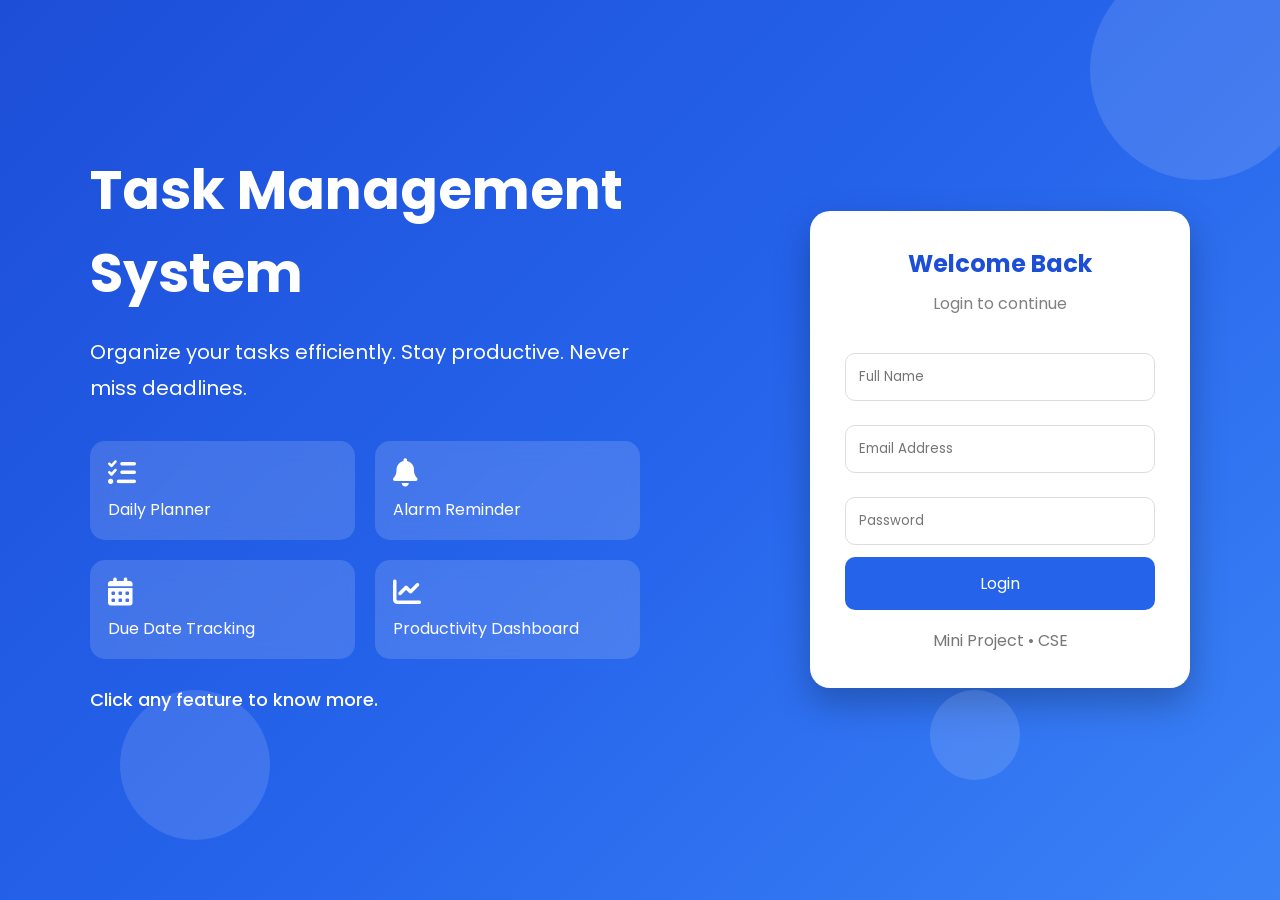
<file: index.html>
<!DOCTYPE html>
<html lang="en">

<head>

<meta charset="UTF-8">

<meta name="viewport"
content="width=device-width, initial-scale=1.0">

<title>Task Management System</title>

<link rel="stylesheet" href="style.css">

<link rel="stylesheet"
href="https://cdnjs.cloudflare.com/ajax/libs/font-awesome/6.5.2/css/all.min.css">

</head>

<body class="login-page">

<div class="circle circle1"></div>
<div class="circle circle2"></div>
<div class="circle circle3"></div>

<div class="container">

<!-- LEFT SIDE -->

<div class="left-section">

<h1>Task Management System</h1>

<p>

Organize your tasks efficiently.

Stay productive.

Never miss deadlines.

</p>

<div class="features">

<div class="feature"
onclick="dailyPlanner()">

<i class="fa-solid fa-list-check"></i>

Daily Planner

</div>

<div class="feature"
onclick="alarmReminder()">

<i class="fa-solid fa-bell"></i>

Alarm Reminder

</div>

<div class="feature"
onclick="dueDate()">

<i class="fa-solid fa-calendar-days"></i>

Due Date Tracking

</div>

<div class="feature"
onclick="dashboardInfo()">

<i class="fa-solid fa-chart-line"></i>

Productivity Dashboard

</div>

</div>

<p
id="featureInfo"
style="margin-top:25px;
font-size:18px;
font-weight:500;">

Click any feature to know more.

</p>

</div>

<!-- LOGIN CARD -->

<div class="login-card">

<h2>Welcome Back</h2>

<p>

Login to continue

</p>

<input
type="text"
placeholder="Full Name">

<input
type="email"
placeholder="Email Address">

<input
type="password"
placeholder="Password">

<button onclick="loginUser()">
    Login
</button>

<span class="footer-text">

Mini Project • CSE

</span>

</div>

</div>

<script>

function dailyPlanner(){

document.getElementById("featureInfo").innerHTML=
"📝 <b>Daily Planner</b><br>Create and organize your daily tasks to improve productivity.";

}

function alarmReminder(){

document.getElementById("featureInfo").innerHTML=
"🔔 <b>Alarm Reminder</b><br>Set an alarm while adding tasks to receive timely reminders.";

}

function dueDate(){

document.getElementById("featureInfo").innerHTML=
"📅 <b>Due Date Tracking</b><br>Monitor task deadlines and complete your work on time.";

}

function dashboardInfo(){

document.getElementById("featureInfo").innerHTML=
"📊 <b>Productivity Dashboard</b><br>View all your tasks, priorities and progress in one place.";

}

function loginUser(){

    // Clear previous user's tasks and data
    localStorage.clear();

    // Go to dashboard
    window.location = "dashboard.html";

}

</script>
</body>

</html>
</file>
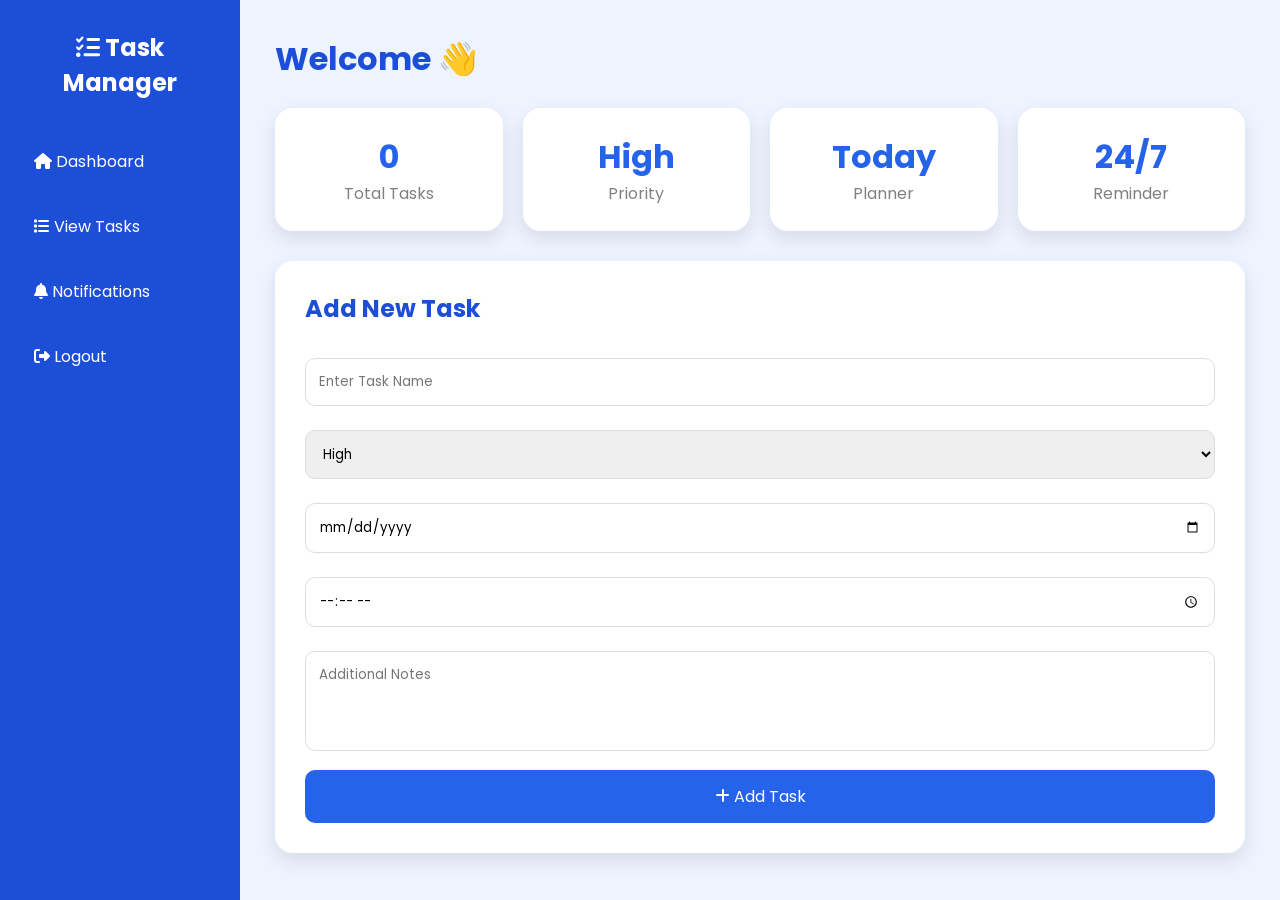
<file: dashboard.html>
<!DOCTYPE html>
<html lang="en">

<head>

<meta charset="UTF-8">

<meta name="viewport" content="width=device-width, initial-scale=1.0">

<title>Dashboard</title>

<link rel="stylesheet" href="style.css">

<link rel="stylesheet"
href="https://cdnjs.cloudflare.com/ajax/libs/font-awesome/6.5.2/css/all.min.css">

</head>

<body class="dashboard-page">

<div class="wrapper">

<!-- Sidebar -->

<div class="sidebar">

<h2><i class="fa-solid fa-list-check"></i> Task Manager</h2>

<a href="dashboard.html">
<i class="fa-solid fa-house"></i>
 Dashboard
</a>

<a href="tasks.html">
<i class="fa-solid fa-list"></i>
 View Tasks
</a>

<a href="#">
<i class="fa-solid fa-bell"></i>
 Notifications
</a>

<a href="index.html">
<i class="fa-solid fa-right-from-bracket"></i>
 Logout
</a>

</div>

<!-- Main -->

<div class="main">

<h1>Welcome 👋</h1>

<div class="cards">

<div class="card">
<h2 id="totalTasks">0</h2>
<p>Total Tasks</p>
</div>

<div class="card">
<h2>High</h2>
<p>Priority</p>
</div>

<div class="card">
<h2>Today</h2>
<p>Planner</p>
</div>

<div class="card">
<h2>24/7</h2>
<p>Reminder</p>
</div>

</div>

<div class="task-form">

<h2>Add New Task</h2>

<input
type="text"
id="task"
placeholder="Enter Task Name">

<select id="priority">

<option>High</option>

<option>Medium</option>

<option>Low</option>

</select>

<input
type="date"
id="date">

<input
type="time"
id="alarm">

<textarea
id="notes"
placeholder="Additional Notes"></textarea>

<button onclick="saveTask()">

<i class="fa-solid fa-plus"></i>

Add Task

</button>

</div>

</div>

</div>

<script src="script.js"></script>

</body>

</html>
</file>
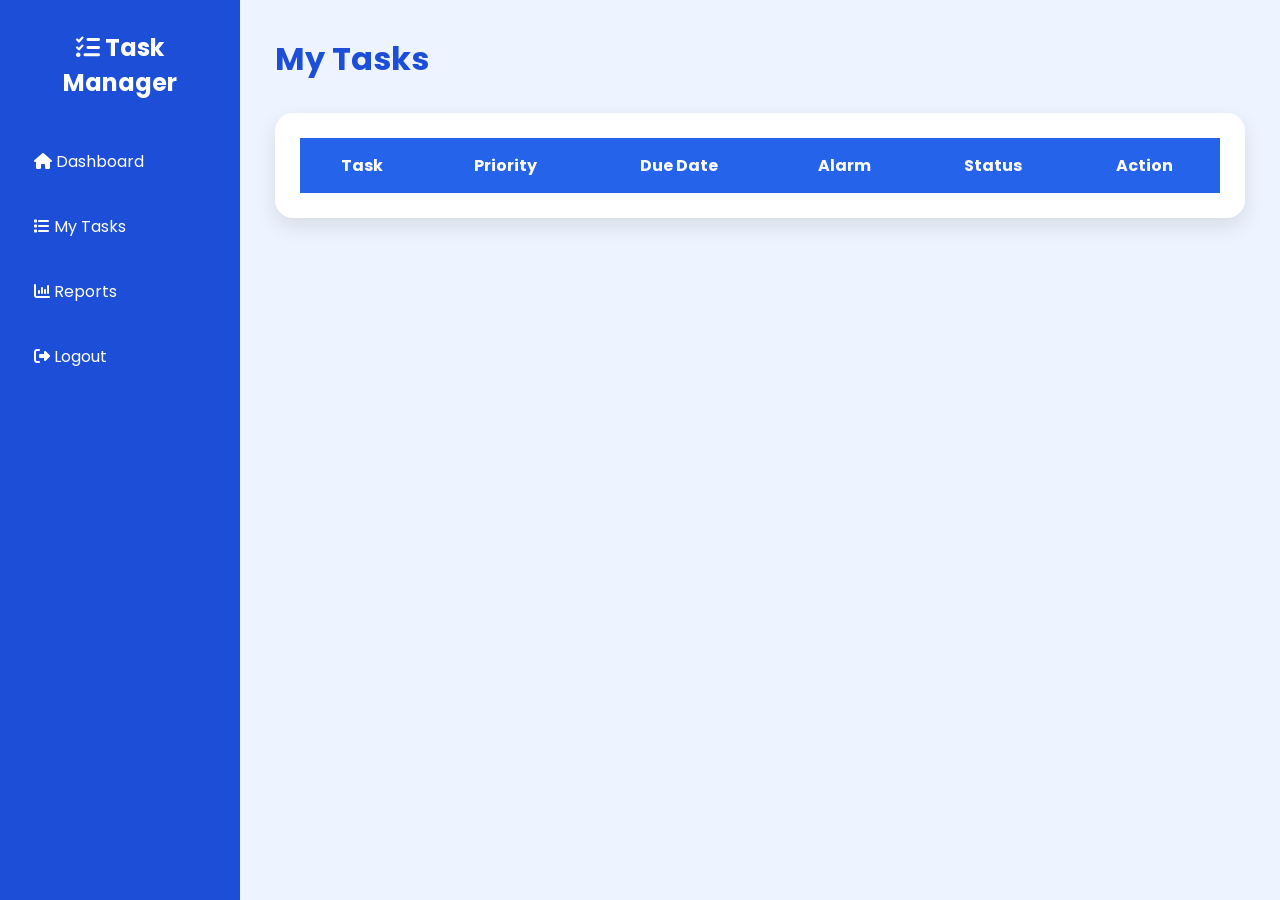
<file: tasks.html>
<!DOCTYPE html>
<html lang="en">

<head>

<meta charset="UTF-8">

<meta name="viewport"
content="width=device-width, initial-scale=1.0">

<title>My Tasks</title>

<link rel="stylesheet" href="style.css">

<link rel="stylesheet"
href="https://cdnjs.cloudflare.com/ajax/libs/font-awesome/6.5.2/css/all.min.css">

</head>

<body class="dashboard-page">

<div class="wrapper">

<!-- Sidebar -->

<div class="sidebar">

<h2><i class="fa-solid fa-list-check"></i> Task Manager</h2>

<a href="dashboard.html">
<i class="fa-solid fa-house"></i>
Dashboard
</a>

<a href="tasks.html">
<i class="fa-solid fa-list"></i>
My Tasks
</a>

<a href="#">
<i class="fa-solid fa-chart-column"></i>
Reports
</a>

<a href="index.html">
<i class="fa-solid fa-right-from-bracket"></i>
Logout
</a>

</div>

<!-- Main Content -->

<div class="main">

<h1>My Tasks</h1>

<div class="table-box">

<table>

<thead>

<tr>

<th>Task</th>

<th>Priority</th>

<th>Due Date</th>

<th>Alarm</th>

<th>Status</th>

<th>Action</th>

</tr>

</thead>

<tbody id="taskTable">

</tbody>

</table>

</div>

</div>

</div>

<script src="script.js"></script>

</body>

</html>
</file>
<file: style.css>
/* Google Font */
@import url('https://fonts.googleapis.com/css2?family=Poppins:wght@300;400;500;600;700&display=swap');

*{
    margin:0;
    padding:0;
    box-sizing:border-box;
    font-family:'Poppins',sans-serif;
}

body{
    background:#eef3ff;
}

/* =======================
   LOGIN PAGE
======================= */

.login-page{

    min-height:100vh;

    display:flex;

    justify-content:center;

    align-items:center;

    background:linear-gradient(135deg,#1d4ed8,#2563eb,#3b82f6);

    overflow:hidden;

    position:relative;
}

/* Floating Circles */

.circle{

    position:absolute;

    border-radius:50%;

    background:rgba(255,255,255,.12);

    animation:float 8s infinite alternate;

}

.circle1{

    width:220px;

    height:220px;

    top:-40px;

    right:-30px;

}

.circle2{

    width:150px;

    height:150px;

    bottom:60px;

    left:120px;

}

.circle3{

    width:90px;

    height:90px;

    bottom:120px;

    right:260px;

}

.container{

    width:1200px;

    display:flex;

    justify-content:space-between;

    align-items:center;

    padding:50px;

}

/* Left Side */

.left-section{

    width:50%;

    color:white;

}

.left-section h1{

    font-size:55px;

    margin-bottom:20px;

}

.left-section p{

    font-size:20px;

    line-height:1.8;

    margin-bottom:35px;

}

/* Feature Cards */

.features{

    display:grid;

    grid-template-columns:repeat(2,1fr);

    gap:20px;

}

.feature{

    background:rgba(255,255,255,.15);

    padding:18px;

    border-radius:15px;

    backdrop-filter:blur(10px);

    transition:.3s;

}

.feature:hover{

    transform:translateY(-8px);

}

.feature i{

    font-size:28px;

    margin-bottom:10px;

    display:block;

}

/* Login Card */

.login-card{

    width:380px;

    background:white;

    padding:35px;

    border-radius:20px;

    box-shadow:0 15px 35px rgba(0,0,0,.25);

    animation:popup .8s;

}

.login-card h2{

    text-align:center;

    color:#1d4ed8;

}

.login-card p{

    text-align:center;

    color:gray;

    margin:10px 0 25px;

}

.login-card input{

    width:100%;

    padding:13px;

    margin:12px 0;

    border:1px solid #ddd;

    border-radius:10px;

    outline:none;

    transition:.3s;

}

.login-card input:focus{

    border-color:#2563eb;

}

.login-card button{

    width:100%;

    padding:14px;

    border:none;

    border-radius:10px;

    background:#2563eb;

    color:white;

    font-size:16px;

    cursor:pointer;

    transition:.3s;

}

.login-card button:hover{

    background:#1e40af;

}

.footer-text{

    display:block;

    text-align:center;

    margin-top:18px;

    color:#777;

}

/* Animations */

@keyframes popup{

    from{

        transform:scale(.7);

        opacity:0;

    }

    to{

        transform:scale(1);

        opacity:1;

    }

}

@keyframes float{

    from{

        transform:translateY(0);

    }

    to{

        transform:translateY(30px);

    }

}
/* ===========================
   DASHBOARD
=========================== */

.dashboard-page{
    background:#eef4ff;
    min-height:100vh;
}

.wrapper{
    display:flex;
}

/* Sidebar */

.sidebar{
    width:240px;
    min-height:100vh;
    background:#1d4ed8;
    color:white;
    padding:30px 20px;
    position:fixed;
}

.sidebar h2{
    text-align:center;
    margin-bottom:35px;
}

.sidebar a{
    display:block;
    color:white;
    text-decoration:none;
    padding:14px;
    margin:12px 0;
    border-radius:10px;
    transition:.3s;
}

.sidebar a:hover{
    background:white;
    color:#1d4ed8;
}

/* Main */

.main{
    margin-left:240px;
    width:100%;
    padding:35px;
}

.main h1{
    color:#1d4ed8;
    margin-bottom:25px;
}

/* Dashboard Cards */

.cards{

    display:grid;

    grid-template-columns:repeat(4,1fr);

    gap:20px;

    margin-bottom:30px;

}

.card{

    background:white;

    padding:25px;

    border-radius:18px;

    text-align:center;

    box-shadow:0 8px 20px rgba(0,0,0,.1);

    transition:.3s;

}

.card:hover{

    transform:translateY(-8px);

}

.card h2{

    color:#2563eb;

    font-size:32px;

}

.card p{

    color:gray;

}

/* Form */

.task-form{

    background:white;

    padding:30px;

    border-radius:18px;

    box-shadow:0 8px 20px rgba(0,0,0,.1);

}

.task-form h2{

    margin-bottom:20px;

    color:#1d4ed8;

}

.task-form input,
.task-form select,
.task-form textarea{

    width:100%;

    padding:13px;

    margin:12px 0;

    border-radius:10px;

    border:1px solid #ddd;

    outline:none;

}

.task-form textarea{

    resize:none;

    height:100px;

}

.task-form button{

    width:100%;

    padding:14px;

    border:none;

    border-radius:10px;

    background:#2563eb;

    color:white;

    font-size:16px;

    cursor:pointer;

}

.task-form button:hover{

    background:#1e40af;

}

/* Table */

.table-box{

    background:white;

    padding:25px;

    margin-top:30px;

    border-radius:18px;

    box-shadow:0 8px 20px rgba(0,0,0,.1);

}

.table-box table{

    width:100%;

    border-collapse:collapse;

}

.table-box th{

    background:#2563eb;

    color:white;

    padding:15px;

}

.table-box td{

    padding:14px;

    text-align:center;

    border-bottom:1px solid #ddd;

}

.delete-btn{

    background:#ef4444;

    color:white;

    border:none;

    padding:8px 15px;

    border-radius:8px;

    cursor:pointer;

}

.status-btn{

    background:#16a34a;

    color:white;

    border:none;

    padding:8px 15px;

    border-radius:8px;

    cursor:pointer;

    font-weight:600;

}

.status-btn:hover{

    background:#15803d;

}

.delete-btn:hover{

    background:#dc2626;

}

/* Responsive */

@media(max-width:900px){

.sidebar{

display:none;

}

.main{

margin-left:0;

}

.cards{

grid-template-columns:repeat(2,1fr);

}

.container{

flex-direction:column;

text-align:center;

}

.left-section{

width:100%;

margin-bottom:30px;

}

}
</file>
